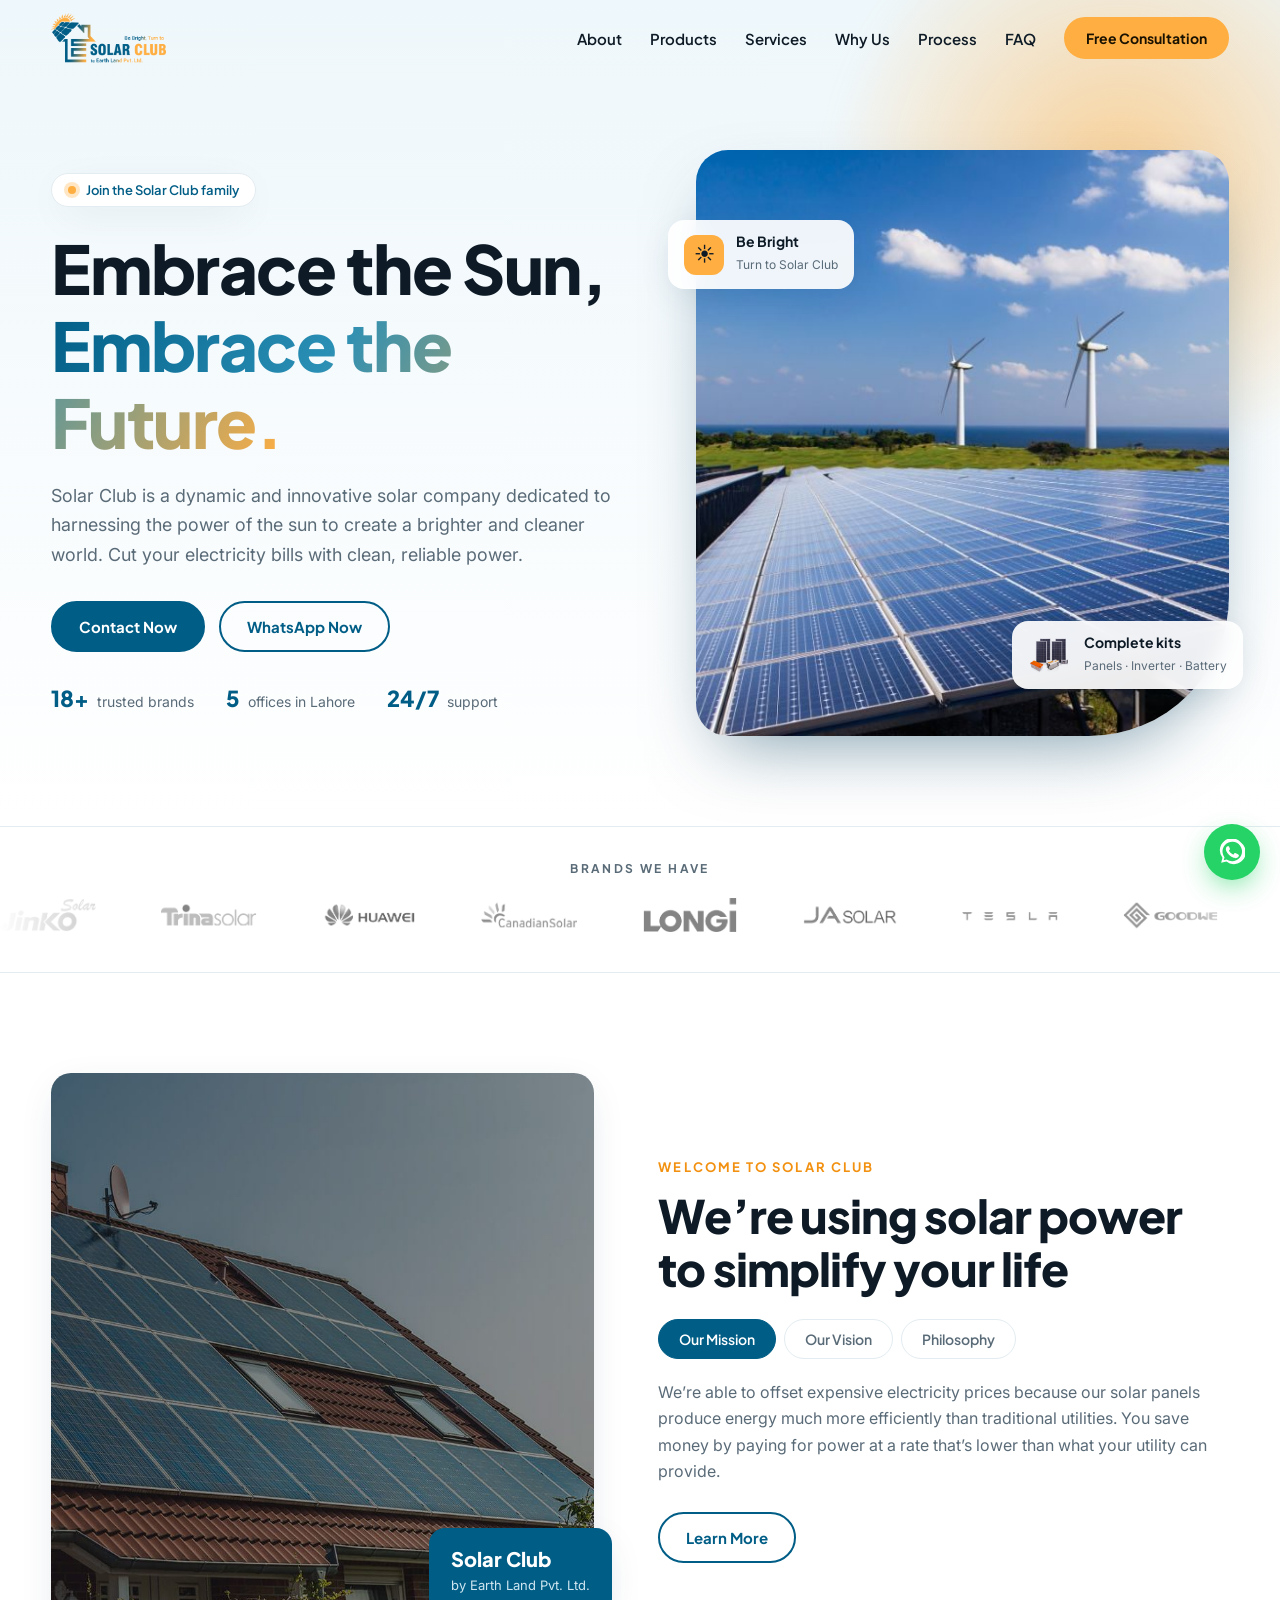
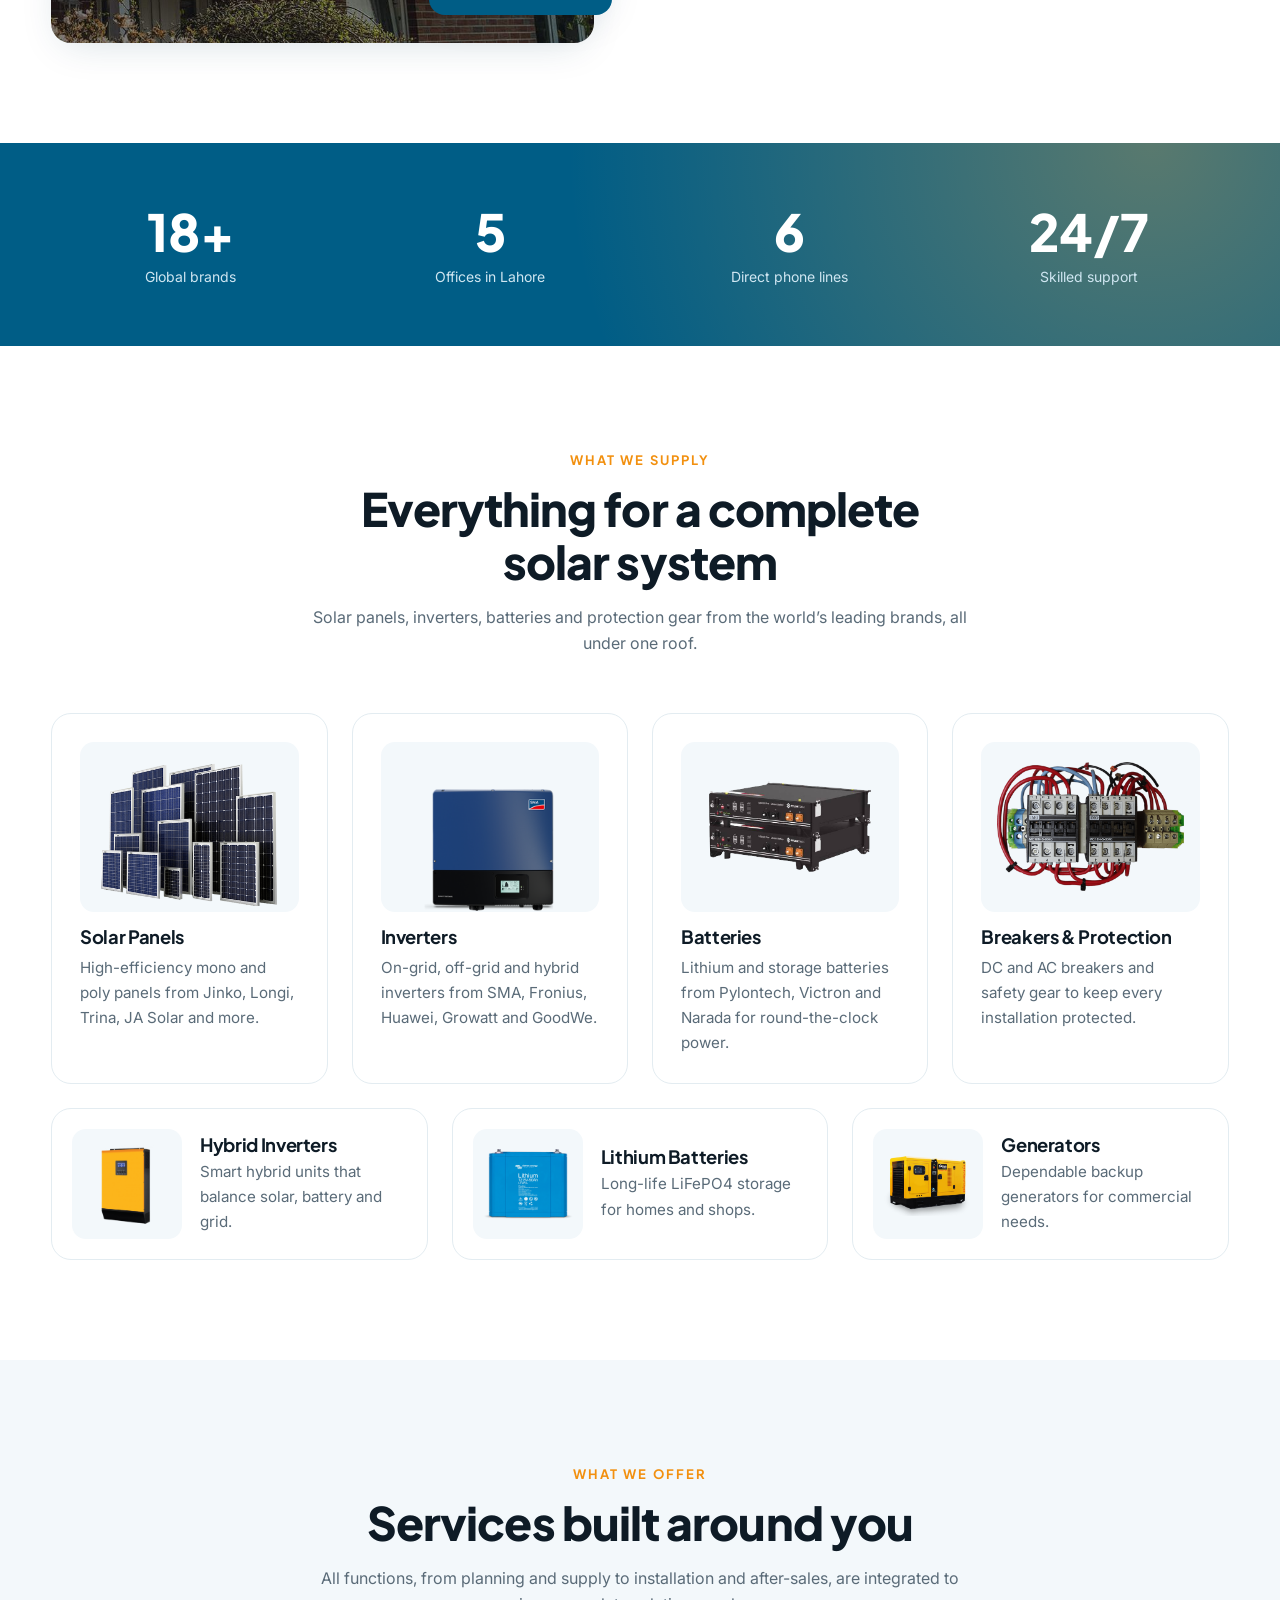
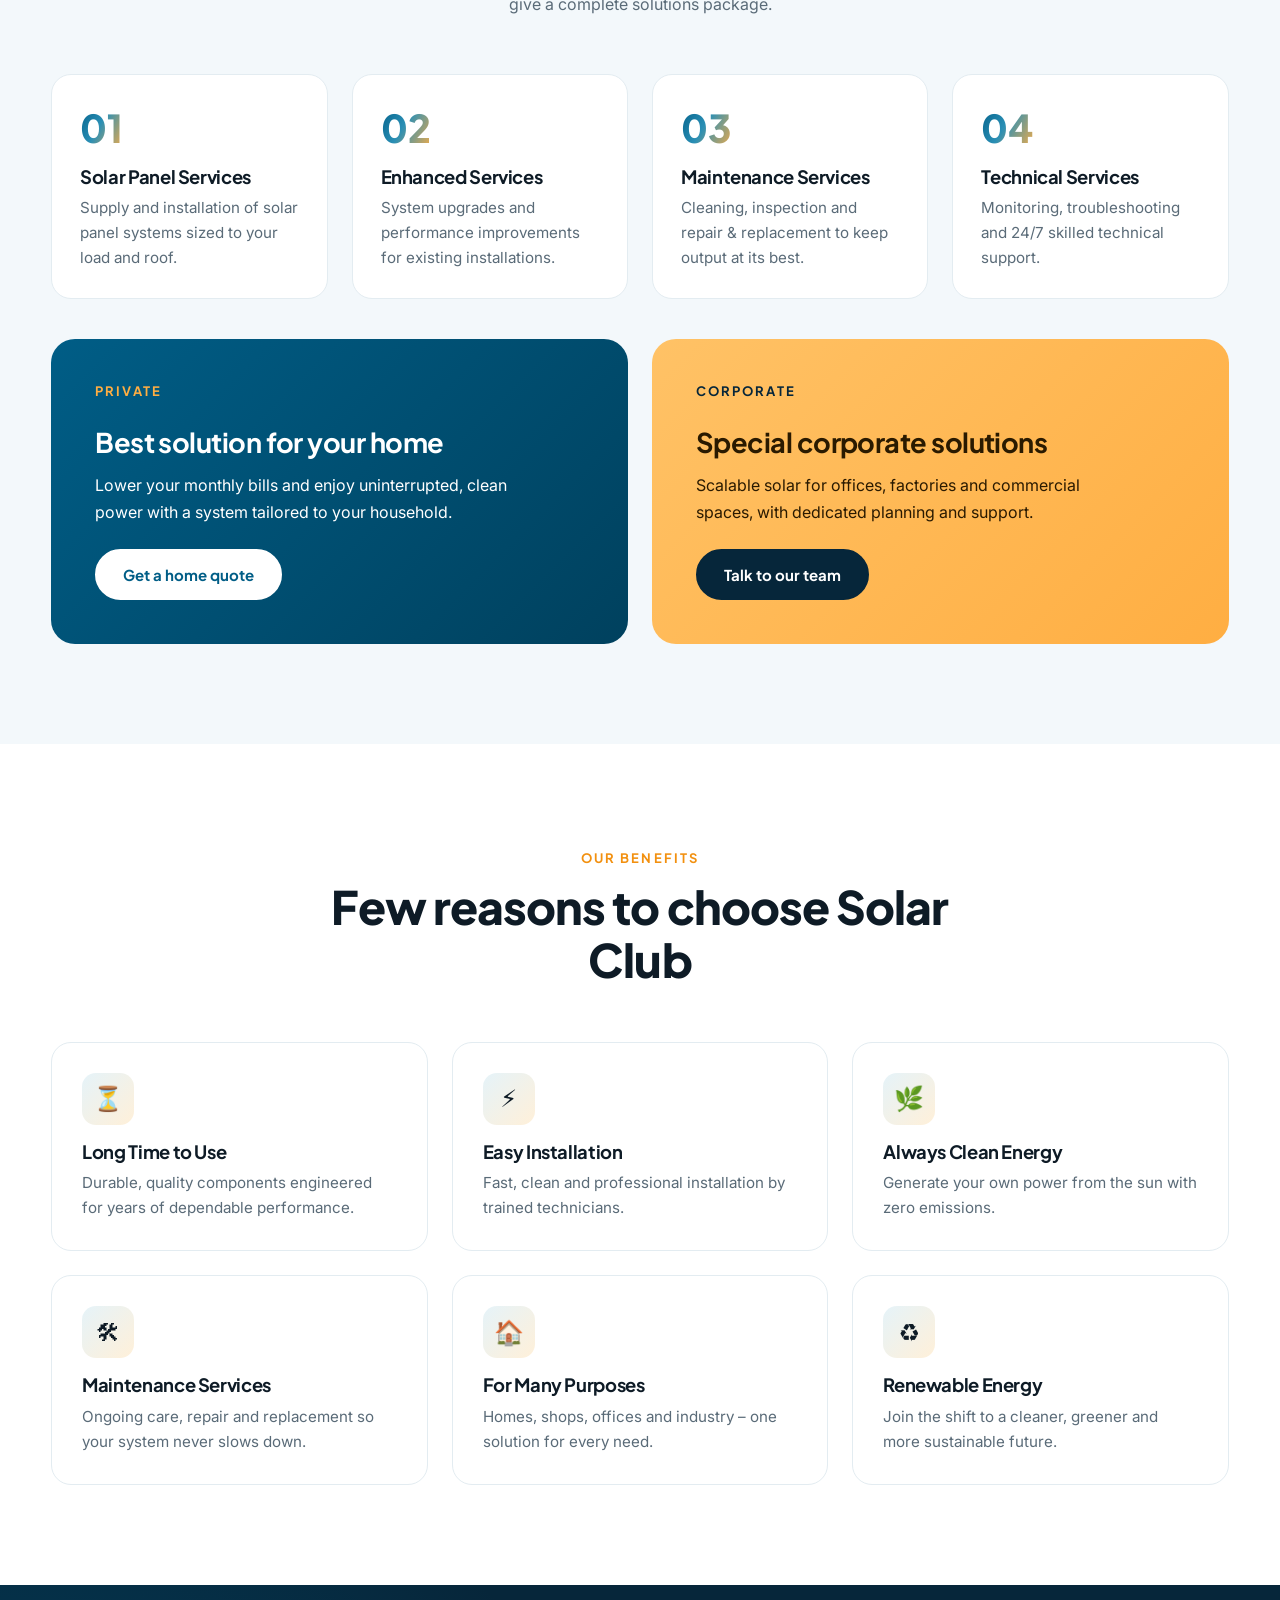
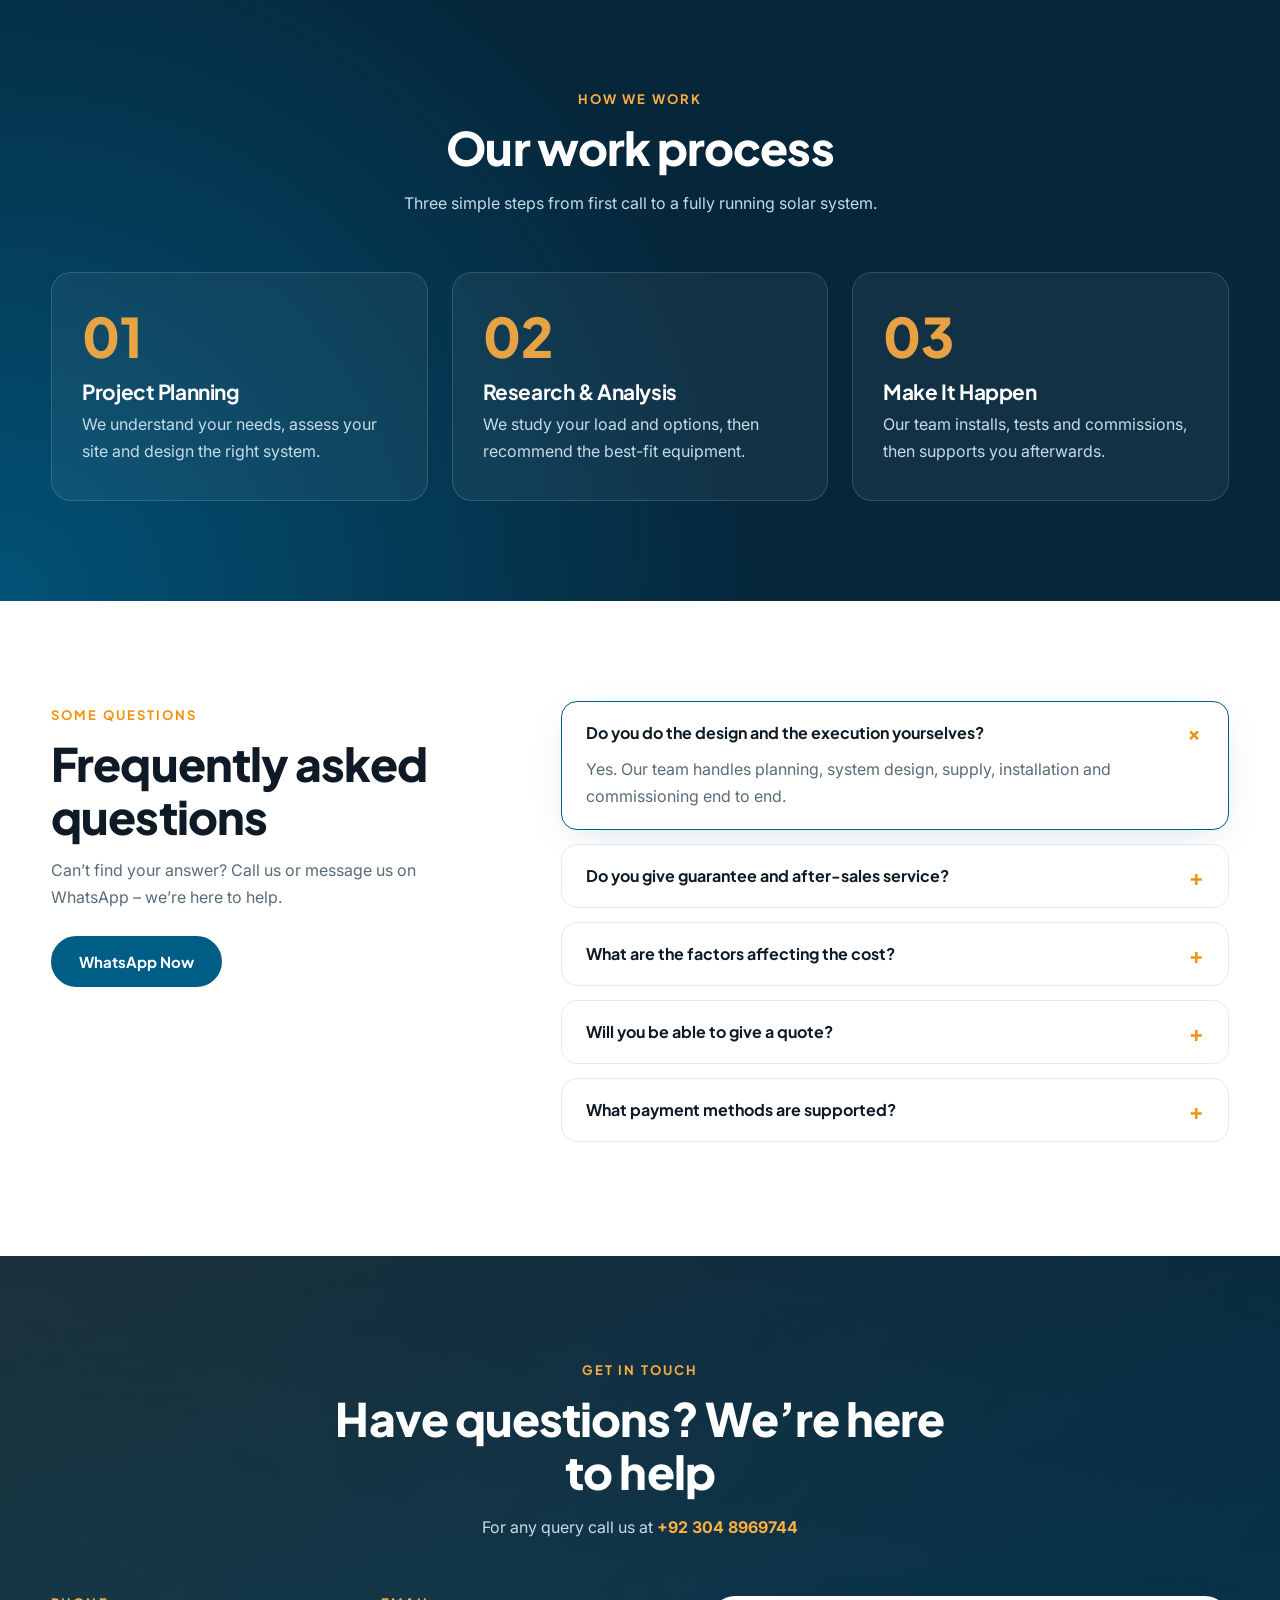
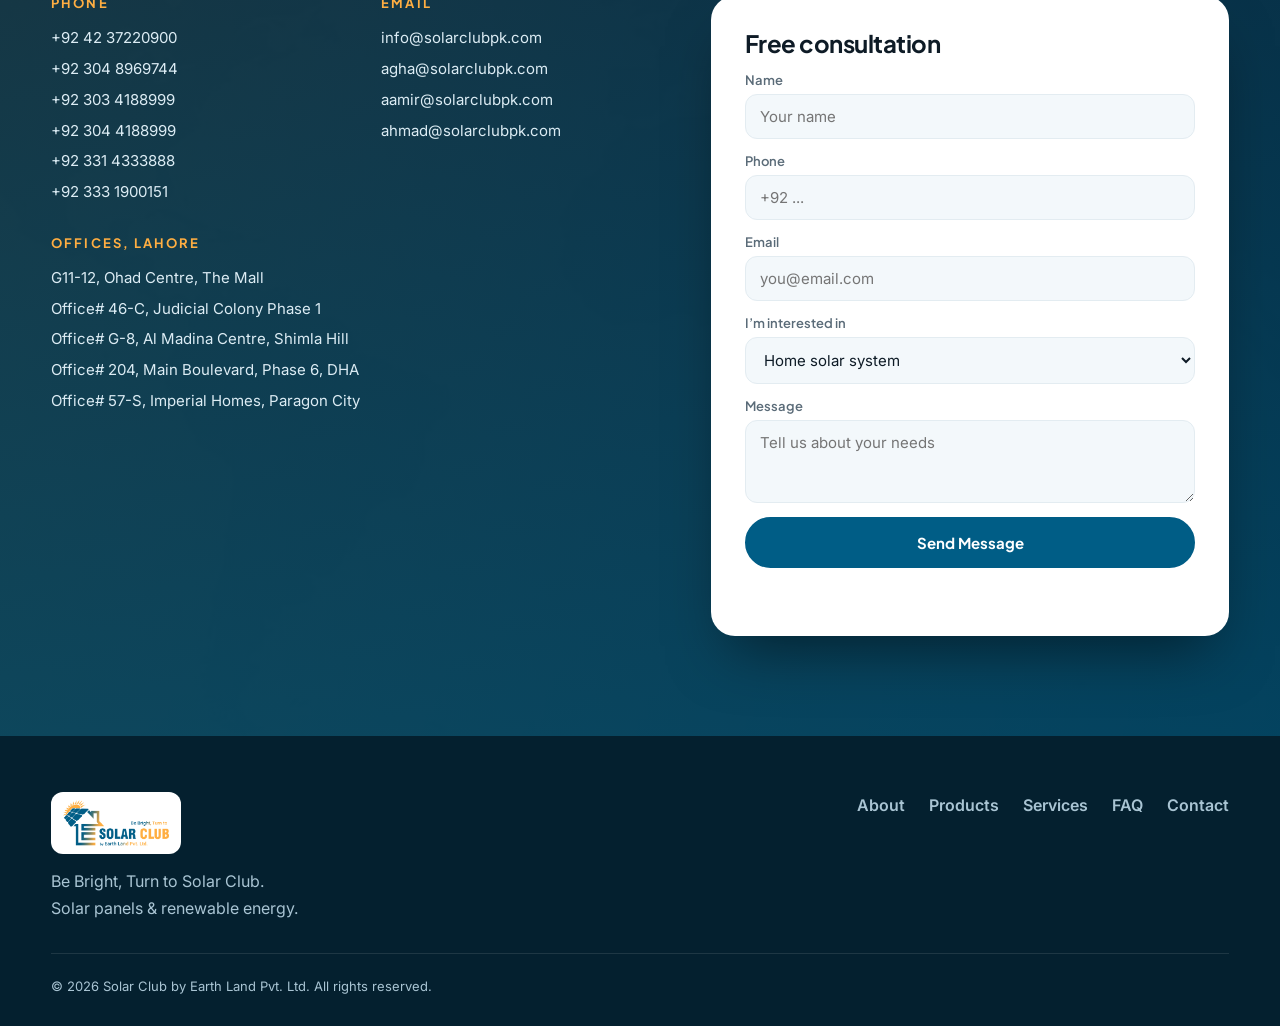
<file: index.html>
<!DOCTYPE html>
<html lang="en">
<head>
<meta charset="utf-8">
<meta name="viewport" content="width=device-width, initial-scale=1">
<title>Solar Club | Solar Panels &amp; Renewable Energy in Lahore</title>
<meta name="description" content="Solar Club by Earth Land Pvt. Ltd. – solar panels, inverters, batteries, installation and maintenance for homes and businesses in Lahore, Pakistan.">
<meta name="theme-color" content="#005d86">
<meta property="og:title" content="Solar Club | Embrace the Sun, Embrace the Future">
<meta property="og:description" content="Solar panels, inverters, batteries and complete installation for homes and businesses in Lahore.">
<meta property="og:image" content="assets/img/hero.jpg">
<link rel="icon" href="favicon.svg" type="image/svg+xml">
<link rel="preconnect" href="https://fonts.googleapis.com">
<link rel="preconnect" href="https://fonts.gstatic.com" crossorigin>
<link href="https://fonts.googleapis.com/css2?family=Plus+Jakarta+Sans:wght@400;500;600;700;800&family=Inter:wght@400;500&display=swap" rel="stylesheet">
<link rel="stylesheet" href="css/style.css">
</head>
<body>

<header class="nav" id="nav">
  <div class="wrap nav__in">
    <a href="#home" class="nav__logo" aria-label="Solar Club home"><img src="assets/img/logo.png" alt="Solar Club by Earth Land Pvt. Ltd." width="150" height="66"></a>
    <nav class="nav__links" id="menu" aria-label="Primary">
      <a href="#about">About</a>
      <a href="#products">Products</a>
      <a href="#services">Services</a>
      <a href="#why">Why Us</a>
      <a href="#process">Process</a>
      <a href="#faq">FAQ</a>
      <a href="#contact" class="btn btn--sm nav__cta">Free Consultation</a>
    </nav>
    <button class="burger" id="burger" aria-label="Toggle menu" aria-expanded="false" aria-controls="menu"><span></span><span></span></button>
  </div>
</header>

<main>
<!-- HERO -->
<section class="hero" id="home">
  <div class="hero__glow" aria-hidden="true"></div>
  <div class="wrap hero__grid">
    <div class="hero__copy">
      <span class="chip"><i class="dot"></i> Join the Solar Club family</span>
      <h1>Embrace the Sun, <span class="grad">Embrace the Future.</span></h1>
      <p class="lead">Solar Club is a dynamic and innovative solar company dedicated to harnessing the power of the sun to create a brighter and cleaner world. Cut your electricity bills with clean, reliable power.</p>
      <div class="hero__btns">
        <a href="#contact" class="btn">Contact Now</a>
        <a href="https://wa.me/923044188999" class="btn btn--ghost" target="_blank" rel="noopener">WhatsApp Now</a>
      </div>
      <ul class="hero__trust">
        <li><b>18+</b> trusted brands</li>
        <li><b>5</b> offices in Lahore</li>
        <li><b>24/7</b> support</li>
      </ul>
    </div>
    <div class="hero__visual">
      <div class="hero__img"><img src="assets/img/hero.jpg" alt="Solar panels and wind turbines" width="900" height="600" fetchpriority="high"></div>
      <div class="float float--a"><span class="float__ic">☀</span><div><b>Be Bright</b><small>Turn to Solar Club</small></div></div>
      <div class="float float--b"><img src="assets/img/solar-kit.png" alt="" width="64" height="64"><div><b>Complete kits</b><small>Panels · Inverter · Battery</small></div></div>
    </div>
  </div>
</section>

<!-- BRANDS -->
<section class="brands" aria-label="Brands we have">
  <p class="brands__t">Brands we have</p>
  <div class="marquee"><div class="marquee__track" id="marquee">
    <img src="assets/brands/jinko.png" alt="Jinko Solar"><img src="assets/brands/trina.png" alt="Trina Solar"><img src="assets/brands/huawei.png" alt="Huawei"><img src="assets/brands/canadian.png" alt="Canadian Solar"><img src="assets/brands/longi.png" alt="Longi"><img src="assets/brands/ja.png" alt="JA Solar"><img src="assets/brands/tesla.png" alt="Tesla"><img src="assets/brands/goodwe.png" alt="GoodWe"><img src="assets/brands/growatt.png" alt="Growatt"><img src="assets/brands/inverex.png" alt="Inverex"><img src="assets/brands/invt.png" alt="INVT"><img src="assets/brands/ikon.png" alt="iKON"><img src="assets/brands/invent.png" alt="Invent Power Tech"><img src="assets/brands/dongen.png" alt="Dongen Power"><img src="assets/brands/narada.png" alt="Narada"><img src="assets/brands/fronus.png" alt="Fronius"><img src="assets/brands/pylontech.png" alt="Pylontech"><img src="assets/brands/vision.png" alt="Vision">
  </div></div>
</section>

<!-- ABOUT -->
<section class="sec" id="about">
  <div class="wrap about">
    <div class="about__media reveal">
      <img src="assets/img/about.jpg" alt="Rooftop solar panels on a home" width="800" height="800" loading="lazy">
      <div class="about__badge"><b>Solar Club</b><span>by Earth Land Pvt. Ltd.</span></div>
    </div>
    <div class="reveal">
      <span class="eyebrow">Welcome to Solar Club</span>
      <h2>We’re using solar power to simplify your life</h2>
      <div class="tabs" role="tablist">
        <button role="tab" class="tab is-on" data-tab="t1" aria-selected="true">Our Mission</button>
        <button role="tab" class="tab" data-tab="t2" aria-selected="false">Our Vision</button>
        <button role="tab" class="tab" data-tab="t3" aria-selected="false">Philosophy</button>
      </div>
      <div class="panel is-on" id="t1" role="tabpanel"><p>We’re able to offset expensive electricity prices because our solar panels produce energy much more efficiently than traditional utilities. You save money by paying for power at a rate that’s lower than what your utility can provide.</p></div>
      <div class="panel" id="t2" role="tabpanel"><p>We offer a cleaner and safer alternative so that we can all feel good about energy again. Solar Club is among the leading renewable energy solutions providers, powering a greener tomorrow.</p></div>
      <div class="panel" id="t3" role="tabpanel"><p>Clean energy should be simple, affordable and dependable. From first consultation to long-term maintenance, we plan, supply and install complete solar solutions you can trust.</p></div>
      <a href="#contact" class="btn btn--ghost">Learn More</a>
    </div>
  </div>
</section>

<!-- STATS -->
<section class="stats">
  <div class="wrap stats__grid">
    <div><b data-count="18" data-suffix="+">0</b><span>Global brands</span></div>
    <div><b data-count="5">0</b><span>Offices in Lahore</span></div>
    <div><b data-count="6">0</b><span>Direct phone lines</span></div>
    <div><b>24/7</b><span>Skilled support</span></div>
  </div>
</section>

<!-- PRODUCTS -->
<section class="sec" id="products">
  <div class="wrap">
    <div class="head reveal">
      <span class="eyebrow">What we supply</span>
      <h2>Everything for a complete solar system</h2>
      <p>Solar panels, inverters, batteries and protection gear from the world’s leading brands, all under one roof.</p>
    </div>
    <div class="grid grid--4">
      <article class="card prod reveal"><div class="prod__img"><img src="assets/img/panels.png" alt="Solar panels" loading="lazy"></div><h3>Solar Panels</h3><p>High-efficiency mono and poly panels from Jinko, Longi, Trina, JA Solar and more.</p></article>
      <article class="card prod reveal"><div class="prod__img"><img src="assets/img/inverter-sma.png" alt="Solar inverter" loading="lazy"></div><h3>Inverters</h3><p>On-grid, off-grid and hybrid inverters from SMA, Fronius, Huawei, Growatt and GoodWe.</p></article>
      <article class="card prod reveal"><div class="prod__img"><img src="assets/img/battery-pylon.png" alt="Pylontech battery stack" loading="lazy"></div><h3>Batteries</h3><p>Lithium and storage batteries from Pylontech, Victron and Narada for round-the-clock power.</p></article>
      <article class="card prod reveal"><div class="prod__img"><img src="assets/img/breakers.png" alt="Breakers and protection" loading="lazy"></div><h3>Breakers &amp; Protection</h3><p>DC and AC breakers and safety gear to keep every installation protected.</p></article>
    </div>
    <div class="grid grid--3 sub">
      <article class="card prod prod--row reveal"><div class="prod__img"><img src="assets/img/inverter-hybrid.png" alt="Hybrid solar inverter" loading="lazy"></div><div><h3>Hybrid Inverters</h3><p>Smart hybrid units that balance solar, battery and grid.</p></div></article>
      <article class="card prod prod--row reveal"><div class="prod__img"><img src="assets/img/battery-lithium.png" alt="Lithium battery" loading="lazy"></div><div><h3>Lithium Batteries</h3><p>Long-life LiFePO4 storage for homes and shops.</p></div></article>
      <article class="card prod prod--row reveal"><div class="prod__img"><img src="assets/img/generator-yellow.png" alt="Power generator" loading="lazy"></div><div><h3>Generators</h3><p>Dependable backup generators for commercial needs.</p></div></article>
    </div>
  </div>
</section>

<!-- SERVICES -->
<section class="sec sec--tint" id="services">
  <div class="wrap">
    <div class="head reveal">
      <span class="eyebrow">What we offer</span>
      <h2>Services built around you</h2>
      <p>All functions, from planning and supply to installation and after-sales, are integrated to give a complete solutions package.</p>
    </div>
    <div class="grid grid--4">
      <article class="card svc reveal"><span class="svc__n">01</span><h3>Solar Panel Services</h3><p>Supply and installation of solar panel systems sized to your load and roof.</p></article>
      <article class="card svc reveal"><span class="svc__n">02</span><h3>Enhanced Services</h3><p>System upgrades and performance improvements for existing installations.</p></article>
      <article class="card svc reveal"><span class="svc__n">03</span><h3>Maintenance Services</h3><p>Cleaning, inspection and repair &amp; replacement to keep output at its best.</p></article>
      <article class="card svc reveal"><span class="svc__n">04</span><h3>Technical Services</h3><p>Monitoring, troubleshooting and 24/7 skilled technical support.</p></article>
    </div>
    <div class="split">
      <div class="split__card split__card--blue reveal">
        <span class="eyebrow eyebrow--lt">Private</span>
        <h3>Best solution for your home</h3>
        <p>Lower your monthly bills and enjoy uninterrupted, clean power with a system tailored to your household.</p>
        <a href="#contact" class="btn btn--light">Get a home quote</a>
      </div>
      <div class="split__card split__card--gold reveal">
        <span class="eyebrow eyebrow--dk">Corporate</span>
        <h3>Special corporate solutions</h3>
        <p>Scalable solar for offices, factories and commercial spaces, with dedicated planning and support.</p>
        <a href="#contact" class="btn btn--dark">Talk to our team</a>
      </div>
    </div>
  </div>
</section>

<!-- WHY -->
<section class="sec" id="why">
  <div class="wrap">
    <div class="head reveal">
      <span class="eyebrow">Our benefits</span>
      <h2>Few reasons to choose Solar Club</h2>
    </div>
    <div class="grid grid--3">
      <div class="why reveal"><i>⏳</i><h3>Long Time to Use</h3><p>Durable, quality components engineered for years of dependable performance.</p></div>
      <div class="why reveal"><i>⚡</i><h3>Easy Installation</h3><p>Fast, clean and professional installation by trained technicians.</p></div>
      <div class="why reveal"><i>🌿</i><h3>Always Clean Energy</h3><p>Generate your own power from the sun with zero emissions.</p></div>
      <div class="why reveal"><i>🛠</i><h3>Maintenance Services</h3><p>Ongoing care, repair and replacement so your system never slows down.</p></div>
      <div class="why reveal"><i>🏠</i><h3>For Many Purposes</h3><p>Homes, shops, offices and industry – one solution for every need.</p></div>
      <div class="why reveal"><i>♻</i><h3>Renewable Energy</h3><p>Join the shift to a cleaner, greener and more sustainable future.</p></div>
    </div>
  </div>
</section>

<!-- PROCESS -->
<section class="sec sec--dark" id="process">
  <div class="wrap">
    <div class="head head--lt reveal">
      <span class="eyebrow eyebrow--lt">How we work</span>
      <h2>Our work process</h2>
      <p>Three simple steps from first call to a fully running solar system.</p>
    </div>
    <ol class="steps">
      <li class="reveal"><b>01</b><h3>Project Planning</h3><p>We understand your needs, assess your site and design the right system.</p></li>
      <li class="reveal"><b>02</b><h3>Research &amp; Analysis</h3><p>We study your load and options, then recommend the best-fit equipment.</p></li>
      <li class="reveal"><b>03</b><h3>Make It Happen</h3><p>Our team installs, tests and commissions, then supports you afterwards.</p></li>
    </ol>
  </div>
</section>

<!-- FAQ -->
<section class="sec" id="faq">
  <div class="wrap faq">
    <div class="reveal">
      <span class="eyebrow">Some questions</span>
      <h2>Frequently asked questions</h2>
      <p class="muted">Can’t find your answer? Call us or message us on WhatsApp – we’re here to help.</p>
      <a href="https://wa.me/923044188999" class="btn" target="_blank" rel="noopener">WhatsApp Now</a>
    </div>
    <div class="acc reveal">
      <details open><summary>Do you do the design and the execution yourselves?</summary><p>Yes. Our team handles planning, system design, supply, installation and commissioning end to end.</p></details>
      <details><summary>Do you give guarantee and after-sales service?</summary><p>Yes. We provide maintenance, repair &amp; replacement and 24/7 skilled support after installation.</p></details>
      <details><summary>What are the factors affecting the cost?</summary><p>System size, panel and inverter brand, battery storage, mounting needs and site conditions all influence the final price.</p></details>
      <details><summary>Will you be able to give a quote?</summary><p>Absolutely. Share your electricity bill or load details and we’ll prepare a tailored quotation.</p></details>
      <details><summary>What payment methods are supported?</summary><p>Please contact our team for the payment options available for your project.</p></details>
    </div>
  </div>
</section>

<!-- CONTACT -->
<section class="sec sec--map" id="contact">
  <div class="wrap">
    <div class="head head--lt reveal">
      <span class="eyebrow eyebrow--lt">Get in touch</span>
      <h2>Have questions? We’re here to help</h2>
      <p>For any query call us at <a href="tel:+923048969744">+92 304 8969744</a></p>
    </div>
    <div class="contact">
      <div class="cbox reveal">
        <div class="cgroup"><h4>Phone</h4>
          <a href="tel:+924237220900">+92 42 37220900</a><a href="tel:+923048969744">+92 304 8969744</a><a href="tel:+923034188999">+92 303 4188999</a><a href="tel:+923044188999">+92 304 4188999</a><a href="tel:+923314333888">+92 331 4333888</a><a href="tel:+923331900151">+92 333 1900151</a>
        </div>
        <div class="cgroup"><h4>Email</h4>
          <a href="mailto:info@solarclubpk.com">info@solarclubpk.com</a><a href="mailto:agha@solarclubpk.com">agha@solarclubpk.com</a><a href="mailto:aamir@solarclubpk.com">aamir@solarclubpk.com</a><a href="mailto:ahmad@solarclubpk.com">ahmad@solarclubpk.com</a>
        </div>
        <div class="cgroup"><h4>Offices, Lahore</h4>
          <p>G11-12, Ohad Centre, The Mall</p><p>Office# 46-C, Judicial Colony Phase 1</p><p>Office# G-8, Al Madina Centre, Shimla Hill</p><p>Office# 204, Main Boulevard, Phase 6, DHA</p><p>Office# 57-S, Imperial Homes, Paragon City</p>
        </div>
      </div>
      <form class="form reveal" id="form" novalidate>
        <h3>Free consultation</h3>
        <label>Name<input name="name" required autocomplete="name" placeholder="Your name"></label>
        <label>Phone<input name="phone" type="tel" required autocomplete="tel" placeholder="+92 ..."></label>
        <label>Email<input name="email" type="email" autocomplete="email" placeholder="you@email.com"></label>
        <label>I’m interested in
          <select name="topic"><option>Home solar system</option><option>Corporate / commercial</option><option>Maintenance &amp; repair</option><option>Products &amp; pricing</option></select>
        </label>
        <label>Message<textarea name="msg" rows="3" placeholder="Tell us about your needs"></textarea></label>
        <button class="btn" type="submit">Send Message</button>
        <p class="form__note" id="note" role="status"></p>
      </form>
    </div>
  </div>
</section>
</main>

<footer class="foot">
  <div class="wrap foot__in">
    <div><img src="assets/img/logo.png" alt="Solar Club" width="130" height="57"><p>Be Bright, Turn to Solar Club.<br>Solar panels &amp; renewable energy.</p></div>
    <nav aria-label="Footer"><a href="#about">About</a><a href="#products">Products</a><a href="#services">Services</a><a href="#faq">FAQ</a><a href="#contact">Contact</a></nav>
    <p class="foot__c">© <span id="yr">2026</span> Solar Club by Earth Land Pvt. Ltd. All rights reserved.</p>
  </div>
</footer>

<a class="wa" href="https://wa.me/923044188999" target="_blank" rel="noopener" aria-label="Chat on WhatsApp">
  <svg viewBox="0 0 24 24" width="26" height="26" fill="currentColor" aria-hidden="true"><path d="M20.5 3.5A11 11 0 0 0 3.2 17.3L2 22l4.8-1.2A11 11 0 1 0 20.5 3.5Zm-8.5 17a9 9 0 0 1-4.6-1.3l-.3-.2-2.8.7.8-2.7-.2-.3A9 9 0 1 1 12 20.5Zm5-6.7c-.3-.1-1.6-.8-1.9-.9s-.4-.1-.6.1-.7.9-.9 1.1-.3.2-.6.1a7.400 7.400 0 0 1-3.700-3.200c-.3-.5.3-.5.8-1.500a.5.5 0 0 0 0-.5l-.9-2c-.2-.5-.5-.4-.6-.4h-.5a1 1 0 0 0-.8.4 3.300 3.300 0 0 0-1 2.400 5.700 5.700 0 0 0 1.200 3c.1.2 2.100 3.200 5.100 4.500 1.900.8 2.600.9 3.500.7a3 3 0 0 0 2-1.400 2.400 2.400 0 0 0 .2-1.400c-.1-.1-.3-.2-.6-.4Z"/></svg>
</a>

<script src="js/main.js" defer></script>
</body>
</html>
</file>
<file: css/style.css>
:root{
  --blue:#005d86; --blue-d:#00415e; --blue-dd:#06263a; --gold:#ffae42; --gold-d:#f2900f;
  --ink:#0e1b26; --muted:#5a6b78; --bg:#ffffff; --tint:#f3f8fb; --line:#e3ecf1;
  --grad:linear-gradient(120deg,#005d86 0%,#2a8fb5 45%,#ffae42 100%);
  --r:20px; --sh:0 10px 40px -12px rgba(0,60,90,.18);
  --f:'Plus Jakarta Sans',system-ui,-apple-system,'Segoe UI',Roboto,sans-serif;
}
*,*::before,*::after{box-sizing:border-box}
html{scroll-behavior:smooth;scroll-padding-top:84px}
body{margin:0;font-family:'Inter',var(--f);color:var(--ink);background:var(--bg);line-height:1.65;-webkit-font-smoothing:antialiased}
img{max-width:100%;height:auto;display:block}
a{color:inherit;text-decoration:none}
h1,h2,h3,h4{font-family:var(--f);line-height:1.15;margin:0;letter-spacing:-.02em}
p{margin:0}
.wrap{width:min(1180px,92%);margin-inline:auto}
.muted{color:var(--muted);margin:14px 0 26px}
.grad{background:var(--grad);-webkit-background-clip:text;background-clip:text;color:transparent}

/* buttons */
.btn{display:inline-flex;align-items:center;justify-content:center;gap:8px;padding:14px 26px;border-radius:999px;border:2px solid var(--blue);background:var(--blue);color:#fff;font:700 15px var(--f);cursor:pointer;transition:.25s}
.btn:hover{background:var(--blue-d);border-color:var(--blue-d);transform:translateY(-2px);box-shadow:0 10px 24px -10px rgba(0,93,134,.7)}
.btn--ghost{background:transparent;color:var(--blue)}
.btn--ghost:hover{background:var(--blue);color:#fff}
.btn--sm{padding:10px 20px;font-size:14px;background:var(--gold);border-color:var(--gold);color:#1a1200}
.btn--sm:hover{background:var(--gold-d);border-color:var(--gold-d)}
.btn--light{background:#fff;color:var(--blue);border-color:#fff}
.btn--light:hover{background:var(--gold);border-color:var(--gold);color:#1a1200}
.btn--dark{background:var(--blue-dd);border-color:var(--blue-dd)}

/* nav */
.nav{position:fixed;inset:0 0 auto 0;z-index:50;transition:.3s}
.nav.is-stuck{background:rgba(255,255,255,.85);backdrop-filter:saturate(1.6) blur(14px);box-shadow:0 1px 0 var(--line)}
.nav__in{display:flex;align-items:center;justify-content:space-between;height:76px}
.nav__logo img{height:50px;width:auto}
.nav__links{display:flex;align-items:center;gap:28px;font:600 15px var(--f)}
.nav__links a:not(.btn){position:relative;color:var(--ink)}
.nav__links a:not(.btn)::after{content:"";position:absolute;left:0;bottom:-6px;height:2px;width:0;background:var(--gold);transition:.25s}
.nav__links a:not(.btn):hover::after,.nav__links a.is-on::after{width:100%}
.burger{display:none;width:44px;height:44px;border:0;background:none;cursor:pointer;position:relative}
.burger span{position:absolute;left:11px;right:11px;height:2px;background:var(--blue);transition:.3s}
.burger span:first-child{top:18px}.burger span:last-child{top:26px}
.burger[aria-expanded=true] span:first-child{top:22px;transform:rotate(45deg)}
.burger[aria-expanded=true] span:last-child{top:22px;transform:rotate(-45deg)}

/* hero */
.hero{position:relative;padding:150px 0 90px;overflow:hidden;background:linear-gradient(180deg,#eef7fb 0%,#fff 100%)}
.hero__glow{position:absolute;width:640px;height:640px;right:-160px;top:-140px;border-radius:50%;background:radial-gradient(circle,rgba(255,174,66,.55),rgba(255,174,66,0) 65%);filter:blur(10px);animation:pulse 8s ease-in-out infinite}
@keyframes pulse{50%{transform:scale(1.12);opacity:.8}}
.hero__grid{position:relative;display:grid;grid-template-columns:1.05fr .95fr;gap:56px;align-items:center}
.chip{display:inline-flex;align-items:center;gap:10px;padding:8px 16px;border-radius:999px;background:#fff;border:1px solid var(--line);font:600 13px var(--f);color:var(--blue);box-shadow:var(--sh)}
.dot{width:8px;height:8px;border-radius:50%;background:var(--gold);box-shadow:0 0 0 4px rgba(255,174,66,.3)}
.hero h1{font-size:clamp(2.4rem,5.4vw,4.2rem);font-weight:800;margin:22px 0 20px}
.lead{font-size:1.12rem;color:var(--muted);max-width:560px}
.hero__btns{display:flex;flex-wrap:wrap;gap:14px;margin:32px 0}
.hero__trust{display:flex;flex-wrap:wrap;gap:12px 32px;list-style:none;margin:0;padding:0;color:var(--muted);font-size:14px}
.hero__trust b{font:800 22px var(--f);color:var(--blue);margin-right:4px}
.hero__visual{position:relative}
.hero__img{border-radius:32px 32px 140px 32px;overflow:hidden;box-shadow:0 30px 70px -25px rgba(0,60,90,.5);aspect-ratio:4/4.4}
.hero__img img{width:100%;height:100%;object-fit:cover}
.float{position:absolute;display:flex;gap:12px;align-items:center;background:rgba(255,255,255,.92);backdrop-filter:blur(10px);border-radius:16px;padding:12px 16px;box-shadow:var(--sh);animation:bob 6s ease-in-out infinite}
.float b{display:block;font:700 14px var(--f)}.float small{color:var(--muted);font-size:12px}
.float--a{left:-28px;top:12%}
.float--b{right:-14px;bottom:8%;animation-delay:-3s}
.float__ic{display:grid;place-items:center;width:40px;height:40px;border-radius:12px;background:var(--gold);font-size:20px}
.float img{width:44px;height:44px;object-fit:contain}
@keyframes bob{50%{transform:translateY(-10px)}}

/* brands */
.brands{padding:34px 0 40px;border-block:1px solid var(--line);background:#fff}
.brands__t{text-align:center;font:700 12px var(--f);letter-spacing:.2em;text-transform:uppercase;color:var(--muted);margin-bottom:22px}
.marquee{overflow:hidden;mask-image:linear-gradient(90deg,transparent,#000 10%,#000 90%,transparent)}
.marquee__track{display:flex;gap:64px;width:max-content;align-items:center;animation:scroll 40s linear infinite}
.marquee:hover .marquee__track{animation-play-state:paused}
.marquee__track img{height:34px;width:auto;filter:grayscale(1);opacity:.6;transition:.3s}
.marquee__track img:hover{filter:none;opacity:1}
@keyframes scroll{to{transform:translateX(-50%)}}

/* sections */
.sec{padding:100px 0}
.sec--tint{background:var(--tint)}
.eyebrow{display:inline-block;font:700 13px var(--f);letter-spacing:.16em;text-transform:uppercase;color:var(--gold-d);margin-bottom:14px}
.eyebrow--lt{color:var(--gold)}.eyebrow--dk{color:var(--blue-dd)}
h2{font-size:clamp(1.9rem,3.6vw,2.9rem);font-weight:800}
.head{max-width:660px;margin:0 auto 56px;text-align:center}
.head p{color:var(--muted);margin-top:16px}
.head--lt p{color:#c5dce8}.head--lt h2{color:#fff}
.grid{display:grid;gap:24px}
.grid--4{grid-template-columns:repeat(4,1fr)}
.grid--3{grid-template-columns:repeat(3,1fr)}
.card{background:#fff;border:1px solid var(--line);border-radius:var(--r);padding:28px;transition:.3s}
.card:hover{transform:translateY(-6px);box-shadow:var(--sh);border-color:transparent}
.card h3{font-size:1.15rem;margin:14px 0 8px}
.card p{color:var(--muted);font-size:.95rem}

/* about */
.about{display:grid;grid-template-columns:1fr 1.05fr;gap:64px;align-items:center}
.about__media{position:relative}
.about__media img{border-radius:var(--r);width:100%;aspect-ratio:4/4.2;object-fit:cover;box-shadow:var(--sh)}
.about__badge{position:absolute;right:-18px;bottom:28px;background:var(--blue);color:#fff;padding:18px 22px;border-radius:16px;box-shadow:var(--sh)}
.about__badge b{display:block;font:800 20px var(--f)}.about__badge span{font-size:13px;color:#cfe6f1}
.about h2{margin-bottom:24px}
.tabs{display:flex;gap:8px;flex-wrap:wrap;margin-bottom:20px}
.tab{padding:10px 20px;border-radius:999px;border:1px solid var(--line);background:#fff;font:600 14px var(--f);cursor:pointer;transition:.25s;color:var(--muted)}
.tab.is-on{background:var(--blue);color:#fff;border-color:var(--blue)}
.panel{display:none;margin-bottom:28px;color:var(--muted)}
.panel.is-on{display:block;animation:fade .4s}
@keyframes fade{from{opacity:0;transform:translateY(6px)}}

/* stats */
.stats{background:var(--blue);color:#fff;background-image:radial-gradient(circle at 90% 0%,rgba(255,174,66,.35),transparent 50%)}
.stats__grid{display:grid;grid-template-columns:repeat(4,1fr);gap:20px;padding:56px 0;text-align:center}
.stats b{display:block;font:800 clamp(2.2rem,4vw,3.2rem) var(--f)}
.stats span{color:#cfe6f1;font-size:14px}

/* products */
.prod__img{height:170px;display:grid;place-items:center;background:var(--tint);border-radius:14px;padding:16px;transition:.3s}
.prod__img img{max-height:100%;width:auto;object-fit:contain;transition:.4s}
.prod:hover .prod__img img{transform:scale(1.08)}
.sub{margin-top:24px}
.prod--row{display:flex;gap:18px;align-items:center;padding:20px}
.prod--row .prod__img{flex:0 0 110px;height:110px;padding:10px}
.prod--row h3{margin:0 0 4px}

/* services */
.svc__n{font:800 2.4rem var(--f);background:var(--grad);-webkit-background-clip:text;background-clip:text;color:transparent}
.split{display:grid;grid-template-columns:1fr 1fr;gap:24px;margin-top:40px}
.split__card{border-radius:24px;padding:44px;display:flex;flex-direction:column;align-items:flex-start;gap:14px}
.split__card h3{font-size:1.7rem}
.split__card p{max-width:420px;margin-bottom:10px}
.split__card--blue{background:linear-gradient(135deg,var(--blue),var(--blue-d));color:#fff}
.split__card--gold{background:linear-gradient(135deg,#ffc266,var(--gold));color:#2a1a00}

/* why */
.why{padding:30px;border-radius:var(--r);border:1px solid var(--line);transition:.3s;background:#fff}
.why:hover{border-color:var(--gold);box-shadow:var(--sh)}
.why i{font-style:normal;display:grid;place-items:center;width:52px;height:52px;border-radius:14px;background:linear-gradient(135deg,#e5f3f9,#fff0d9);font-size:24px;margin-bottom:16px}
.why h3{font-size:1.15rem;margin-bottom:8px}.why p{color:var(--muted);font-size:.95rem}

/* process */
.sec--dark{background:var(--blue-dd);background-image:radial-gradient(circle at 0 100%,rgba(0,93,134,.8),transparent 55%)}
.steps{list-style:none;margin:0;padding:0;display:grid;grid-template-columns:repeat(3,1fr);gap:24px;counter-reset:s}
.steps li{position:relative;padding:36px 30px;border:1px solid rgba(255,255,255,.14);border-radius:var(--r);background:rgba(255,255,255,.05);color:#c5dce8}
.steps b{font:800 3.4rem var(--f);color:var(--gold);opacity:.9;line-height:1}
.steps h3{color:#fff;margin:14px 0 8px;font-size:1.3rem}

/* faq */
.faq{display:grid;grid-template-columns:.8fr 1.2fr;gap:64px;align-items:start}
.acc details{border:1px solid var(--line);border-radius:16px;padding:20px 24px;margin-bottom:14px;background:#fff;transition:.25s}
.acc details[open]{border-color:var(--blue);box-shadow:var(--sh)}
.acc summary{cursor:pointer;font:700 16px var(--f);list-style:none;display:flex;justify-content:space-between;gap:16px}
.acc summary::-webkit-details-marker{display:none}
.acc summary::after{content:"+";font-size:22px;line-height:1;color:var(--gold-d);transition:.25s}
.acc details[open] summary::after{transform:rotate(45deg)}
.acc p{margin-top:12px;color:var(--muted)}

/* contact */
.sec--map{background:linear-gradient(rgba(6,38,58,.9),rgba(0,65,94,.94)),url(../assets/img/map.jpg) center/cover}
.contact{display:grid;grid-template-columns:1.1fr .9fr;gap:28px;align-items:start}
.cbox{display:grid;grid-template-columns:1fr 1fr;gap:28px;color:#dcecf4}
.cgroup:last-child{grid-column:1/-1}
.cgroup h4{color:var(--gold);font-size:13px;letter-spacing:.16em;text-transform:uppercase;margin-bottom:12px}
.cgroup a,.cgroup p{display:block;padding:3px 0;font-size:15px}
.cgroup a:hover{color:var(--gold)}
.head a{color:var(--gold);font-weight:700}
.form{background:#fff;border-radius:24px;padding:34px;box-shadow:0 30px 60px -20px rgba(0,0,0,.5);display:grid;gap:14px}
.form h3{font-size:1.5rem}
.form label{display:grid;gap:6px;font:600 13px var(--f);color:var(--muted)}
.form input,.form select,.form textarea{font:400 15px 'Inter',sans-serif;padding:12px 14px;border:1px solid var(--line);border-radius:12px;background:var(--tint);color:var(--ink);width:100%;transition:.2s}
.form input:focus,.form select:focus,.form textarea:focus{outline:0;border-color:var(--blue);box-shadow:0 0 0 4px rgba(0,93,134,.12);background:#fff}
.form .is-err{border-color:#d33}
.form__note{font-size:14px;color:var(--blue);min-height:20px}

/* footer */
.foot{background:#04202f;color:#a9c4d3;padding:56px 0 28px}
.foot__in{display:grid;grid-template-columns:1.3fr 1fr;gap:32px}
.foot img{margin-bottom:14px;background:#fff;padding:8px 12px;border-radius:12px}
.foot nav{display:flex;flex-wrap:wrap;gap:12px 24px;align-content:start;justify-content:flex-end;font-weight:600}
.foot nav a:hover{color:var(--gold)}
.foot__c{grid-column:1/-1;border-top:1px solid rgba(255,255,255,.1);padding-top:22px;font-size:13px}

/* whatsapp */
.wa{position:fixed;right:20px;bottom:20px;z-index:40;width:56px;height:56px;border-radius:50%;background:#25d366;color:#fff;display:grid;place-items:center;box-shadow:0 10px 30px -8px rgba(37,211,102,.8);transition:.25s}
.wa:hover{transform:scale(1.1)}

/* reveal */
.reveal{opacity:0;transform:translateY(28px);transition:opacity .7s,transform .7s cubic-bezier(.2,.7,.2,1)}
.reveal.in{opacity:1;transform:none}

/* responsive */
@media(max-width:980px){
  .hero__grid,.about,.faq,.contact{grid-template-columns:1fr}
  .grid--4{grid-template-columns:repeat(2,1fr)}
  .grid--3,.steps{grid-template-columns:1fr 1fr}
  .stats__grid{grid-template-columns:repeat(2,1fr)}
  .hero{padding-top:120px}
  .float--a{left:8px}.float--b{right:8px}
  .about__badge{right:12px}
  .foot nav{justify-content:flex-start}
}
@media(max-width:820px){
  .burger{display:block}
  .nav__links{position:fixed;inset:76px 0 auto 0;flex-direction:column;align-items:flex-start;gap:0;background:#fff;padding:12px 6% 28px;box-shadow:0 20px 40px -20px rgba(0,0,0,.3);transform:translateY(-12px);opacity:0;pointer-events:none;transition:.25s}
  .nav__links.open{transform:none;opacity:1;pointer-events:auto}
  .nav__links a{padding:14px 0;width:100%;border-bottom:1px solid var(--line)}
  .nav__links .btn{margin-top:16px;width:auto;padding:12px 24px;border:0}
  .nav.menu-open{background:#fff}
}
@media(max-width:620px){
  .sec{padding:72px 0}
  .grid--4,.grid--3,.steps,.split,.cbox,.foot__in{grid-template-columns:1fr}
  .stats__grid{padding:40px 0}
  .split__card{padding:32px}
  .form{padding:24px}
}
@media(prefers-reduced-motion:reduce){
  *{animation:none!important;transition:none!important}
  .reveal{opacity:1;transform:none}
  html{scroll-behavior:auto}
}
</file>
